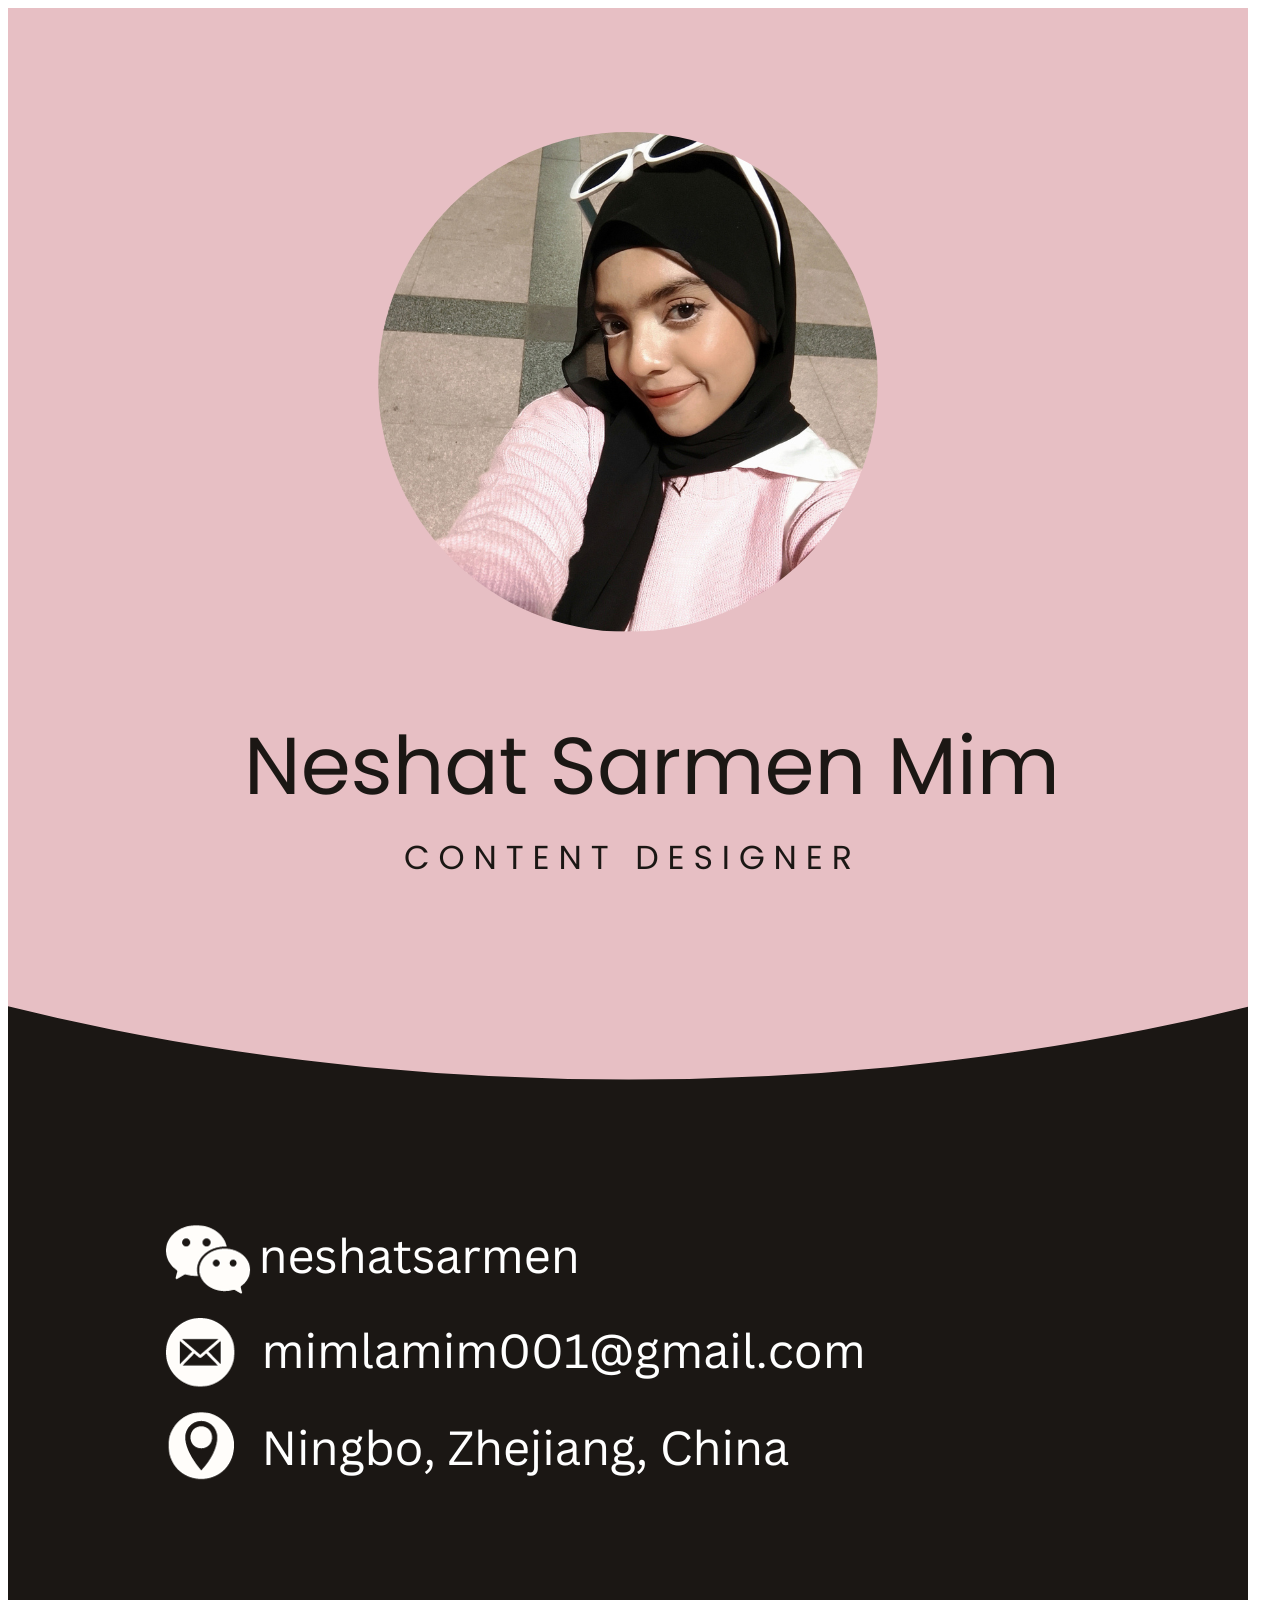
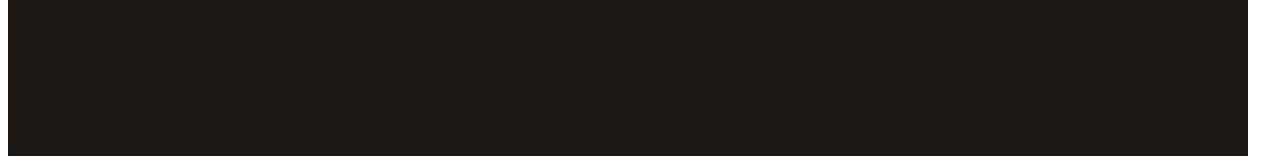
<file: contact.html>
<!DOCTYPE html>
<html lang="en">
<head>
    <meta charset="UTF-8">
    <meta name="viewport" content="width=device-width, initial-scale=1.0">
    <title>Contact Information</title>
</head>
<body>

<!-- Replace "your-image-url.jpg" with the actual path or URL to your image -->
<img src="Contact.png" alt="Description of the image">

</body>
</html>
</file>
